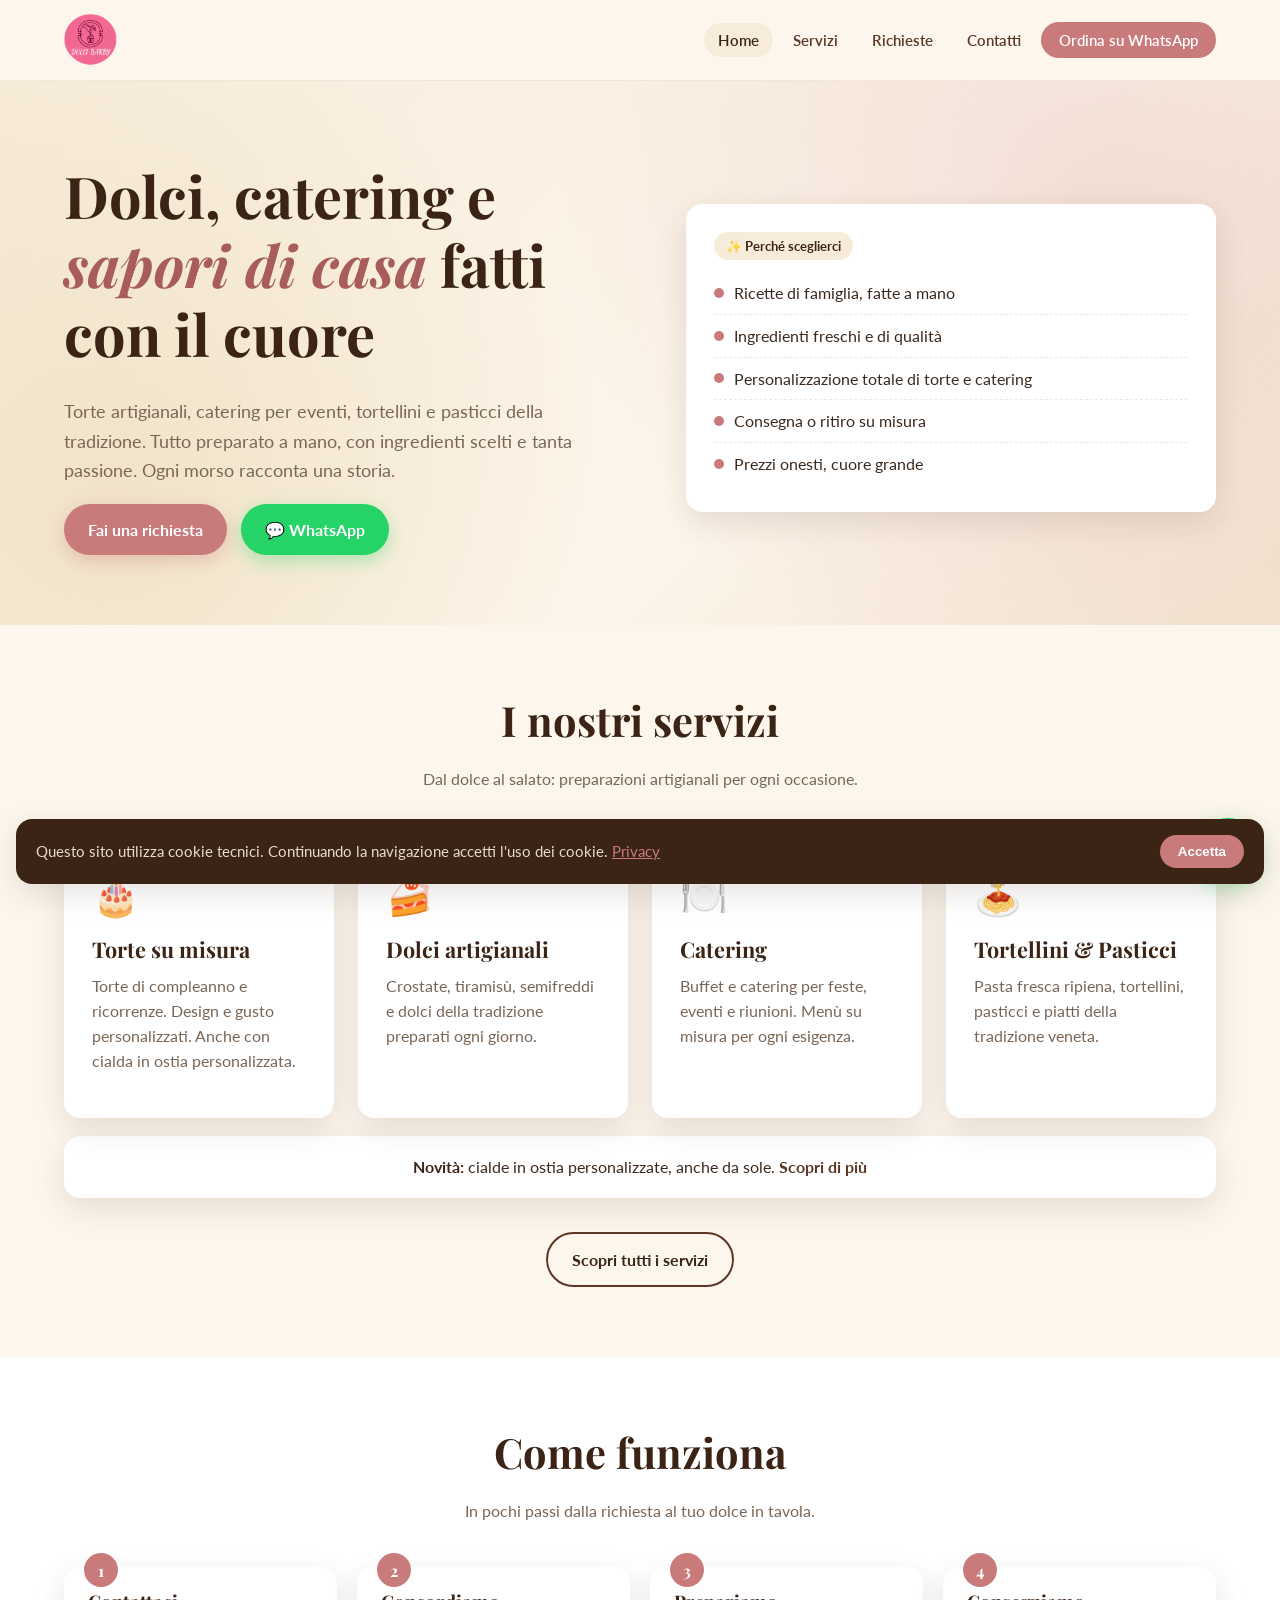
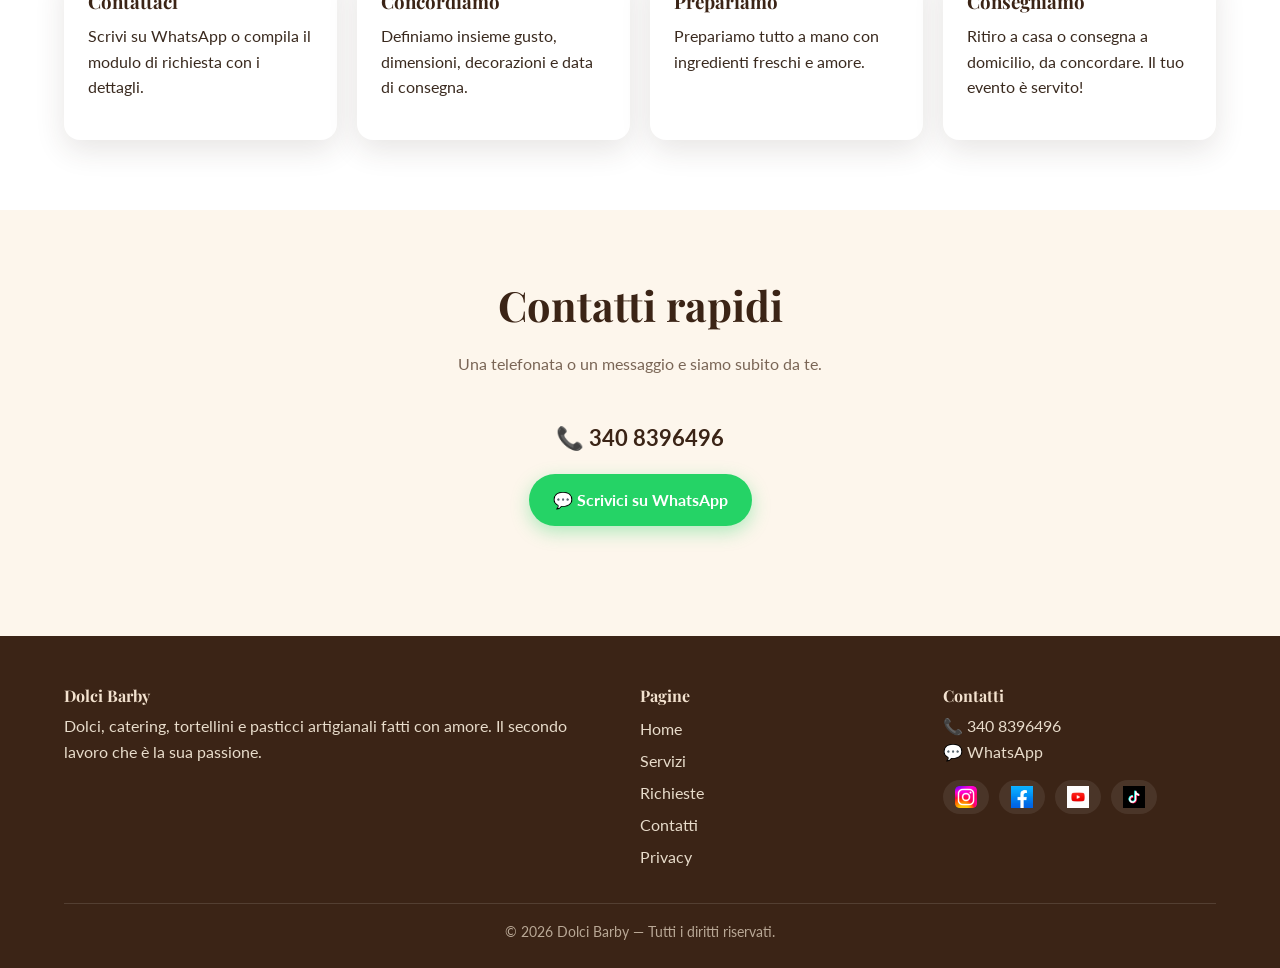
<file: index.html>
<!DOCTYPE html>
<html lang="it">
<head>
  <meta charset="UTF-8">
  <meta name="viewport" content="width=device-width, initial-scale=1.0">
  <title>Dolci Barby | Tortellini, Pasticci e Dolci Artigianali</title>
  <meta name="description" content="Dolci Barby - Dolci artigianali, catering, tortellini e pasticci fatti con amore. Contatta per richieste personalizzate di torte e catering.">
  <link rel="preconnect" href="https://fonts.googleapis.com">
  <link rel="preconnect" href="https://fonts.gstatic.com" crossorigin>
  <link href="https://fonts.googleapis.com/css2?family=Playfair+Display:ital,wght@0,500;0,700;1,500&family=Lato:wght@300;400;700&display=swap" rel="stylesheet">
  <link rel="stylesheet" href="style.css">
</head>
<body>

  <header class="site-header">
    <div class="container nav">
      <a href="index.html" class="logo">
        <img src="LogoBarby.png" alt="Logo Barby">
      </a>
      <button class="burger" aria-label="Menu">☰</button>
      <ul class="nav-links">
        <li><a href="index.html">Home</a></li>
        <li><a href="servizi.html">Servizi</a></li>
        <li><a href="richieste.html">Richieste</a></li>
        <li><a href="contatti.html">Contatti</a></li>
        <li><a href="richieste.html" class="nav-cta">Ordina su WhatsApp</a></li>
      </ul>
    </div>
  </header>

  <main>
    <section class="hero">
      <div class="container hero-inner">
        <div>
          <h1>Dolci, catering e <span>sapori di casa</span> fatti con il cuore</h1>
          <p>Torte artigianali, catering per eventi, tortellini e pasticci della tradizione. Tutto preparato a mano, con ingredienti scelti e tanta passione. Ogni morso racconta una storia.</p>
          <div class="hero-actions">
            <a href="richieste.html" class="btn btn-primary">Fai una richiesta</a>
            <a href="https://wa.me/393408396496" target="_blank" rel="noopener" class="btn btn-wa">💬 WhatsApp</a>
          </div>
        </div>
        <div class="hero-card">
          <span class="badge">✨ Perché sceglierci</span>
          <ul>
            <li><span class="dot"></span>Ricette di famiglia, fatte a mano</li>
            <li><span class="dot"></span>Ingredienti freschi e di qualità</li>
            <li><span class="dot"></span>Personalizzazione totale di torte e catering</li>
            <li><span class="dot"></span>Consegna o ritiro su misura</li>
            <li><span class="dot"></span>Prezzi onesti, cuore grande</li>
          </ul>
        </div>
      </div>
    </section>

    <section class="section">
      <div class="container">
        <div class="section-title">
          <h2>I nostri servizi</h2>
          <p>Dal dolce al salato: preparazioni artigianali per ogni occasione.</p>
        </div>
        <div class="grid grid-4">
          <div class="card">
            <div class="icon">🎂</div>
            <h3>Torte su misura</h3>
            <p>Torte di compleanno e ricorrenze. Design e gusto personalizzati. Anche con cialda in ostia personalizzata.</p>
          </div>
          <div class="card">
            <div class="icon">🍰</div>
            <h3>Dolci artigianali</h3>
            <p>Crostate, tiramisù, semifreddi e dolci della tradizione preparati ogni giorno.</p>
          </div>
          <div class="card">
            <div class="icon">🍽️</div>
            <h3>Catering</h3>
            <p>Buffet e catering per feste, eventi e riunioni. Menù su misura per ogni esigenza.</p>
          </div>
          <div class="card">
            <div class="icon">🍝</div>
            <h3>Tortellini & Pasticci</h3>
            <p>Pasta fresca ripiena, tortellini, pasticci e piatti della tradizione veneta.</p>
          </div>
        </div>
        <div style="text-align:center; margin-top:18px; background:var(--white); border-radius:var(--radius); padding:18px 24px; box-shadow:var(--shadow);">
          <strong style="color:var(--brown-dark);">Novità:</strong> cialde in ostia personalizzate, anche da sole. <a href="servizi.html" style="font-weight:700;">Scopri di più</a>
        </div>
        <div style="text-align:center; margin-top:34px;">
          <a href="servizi.html" class="btn btn-outline">Scopri tutti i servizi</a>
        </div>
      </div>
    </section>

    <section class="section alt">
      <div class="container">
        <div class="section-title">
          <h2>Come funziona</h2>
          <p>In pochi passi dalla richiesta al tuo dolce in tavola.</p>
        </div>
        <div class="steps">
          <div class="step">
            <h3>Contattaci</h3>
            <p>Scrivi su WhatsApp o compila il modulo di richiesta con i dettagli.</p>
          </div>
          <div class="step">
            <h3>Concordiamo</h3>
            <p>Definiamo insieme gusto, dimensioni, decorazioni e data di consegna.</p>
          </div>
          <div class="step">
            <h3>Prepariamo</h3>
            <p>Prepariamo tutto a mano con ingredienti freschi e amore.</p>
          </div>
          <div class="step">
            <h3>Consegniamo</h3>
            <p>Ritiro a casa o consegna a domicilio, da concordare. Il tuo evento è servito!</p>
          </div>
        </div>
      </div>
    </section>

    <section class="section">
      <div class="container">
        <div class="section-title">
          <h2>Contatti rapidi</h2>
          <p>Una telefonata o un messaggio e siamo subito da te.</p>
        </div>
        <div style="text-align:center;">
          <p style="font-size:1.4rem; font-weight:700; color:var(--brown-dark); margin-bottom:18px;">📞 340 8396496</p>
          <a href="https://wa.me/393408396496" target="_blank" rel="noopener" class="btn btn-wa">💬 Scrivici su WhatsApp</a>
        </div>
      </div>
    </section>
  </main>

  <footer class="site-footer">
    <div class="container">
      <div class="footer-grid">
        <div>
          <h4>Dolci Barby</h4>
          <p>Dolci, catering, tortellini e pasticci artigianali fatti con amore. Il secondo lavoro che è la sua passione.</p>
        </div>
        <div>
          <h4>Pagine</h4>
          <ul style="list-style:none;padding:0;margin:0;line-height:2;">
            <li><a href="index.html">Home</a></li>
            <li><a href="servizi.html">Servizi</a></li>
            <li><a href="richieste.html">Richieste</a></li>
            <li><a href="contatti.html">Contatti</a></li>
            <li><a href="privacy.html">Privacy</a></li>
          </ul>
        </div>
        <div>
          <h4>Contatti</h4>
          <p>📞 <a href="tel:+393408396496">340 8396496</a><br>
          💬 <a href="https://wa.me/393408396496" target="_blank" rel="noopener">WhatsApp</a></p>
          <div class="social-links">
            <a href="#" aria-label="Instagram"><img src="Instagram.png" alt="Instagram"></a>
            <a href="#" aria-label="Facebook"><img src="Facebook.png" alt="Facebook"></a>
            <a href="#" aria-label="YouTube"><img src="Youtube.png" alt="YouTube"></a>
            <a href="#" aria-label="TikTok"><img src="Tiktok.png" alt="TikTok"></a>
          </div>
        </div>
      </div>
      <div class="footer-bottom">© <span id="year"></span> Dolci Barby — Tutti i diritti riservati.</div>
    </div>
  </footer>

  <a href="https://wa.me/393408396496" target="_blank" rel="noopener" class="fab-wa" aria-label="WhatsApp">💬</a>

  <script src="main.js"></script>
  <script>document.getElementById("year").textContent = new Date().getFullYear();</script>
</body>
</html>
</file>
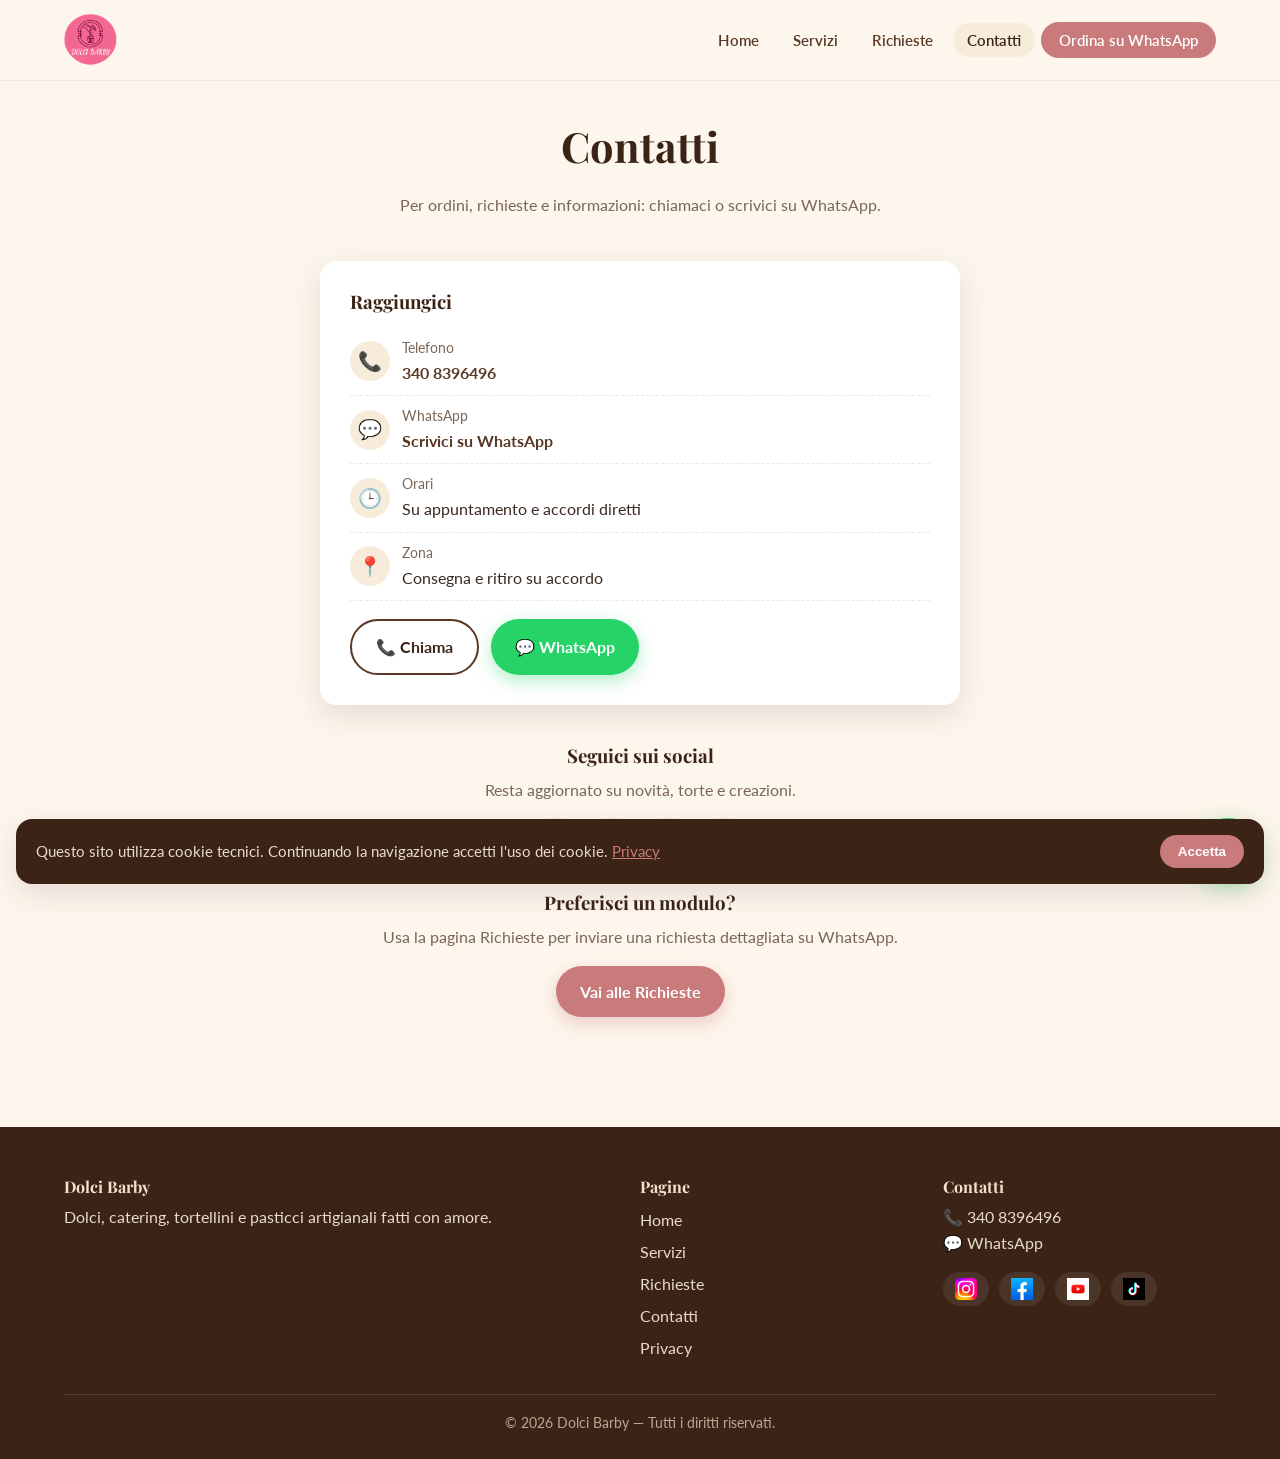
<file: contatti.html>
<!DOCTYPE html>
<html lang="it">
<head>
  <meta charset="UTF-8">
  <meta name="viewport" content="width=device-width, initial-scale=1.0">
  <title>Contatti | Dolci Barby</title>
  <meta name="description" content="Dolci Barby - Contatta per dolci, catering, tortellini e pasticci artigianali. Telefono e WhatsApp.">
  <link rel="preconnect" href="https://fonts.googleapis.com">
  <link rel="preconnect" href="https://fonts.gstatic.com" crossorigin>
  <link href="https://fonts.googleapis.com/css2?family=Playfair+Display:ital,wght@0,500;0,700;1,500&family=Lato:wght@300;400;700&display=swap" rel="stylesheet">
  <link rel="stylesheet" href="style.css">
</head>
<body>

  <header class="site-header">
    <div class="container nav">
      <a href="index.html" class="logo">
        <img src="LogoBarby.png" alt="Logo Barby">
      </a>
      <button class="burger" aria-label="Menu">☰</button>
      <ul class="nav-links">
        <li><a href="index.html">Home</a></li>
        <li><a href="servizi.html">Servizi</a></li>
        <li><a href="richieste.html">Richieste</a></li>
        <li><a href="contatti.html">Contatti</a></li>
        <li><a href="richieste.html" class="nav-cta">Ordina su WhatsApp</a></li>
      </ul>
    </div>
  </header>

  <main>
    <section class="section" style="padding-top:40px;">
      <div class="container">
        <div class="section-title">
          <h2>Contatti</h2>
          <p>Per ordini, richieste e informazioni: chiamaci o scrivici su WhatsApp.</p>
        </div>

        <div style="max-width:640px; margin:0 auto;">
          <div class="contact-box">
            <h3>Raggiungici</h3>
            <div class="contact-item">
              <div class="ic">📞</div>
              <div>
                <div style="font-size:.85rem;color:var(--muted);">Telefono</div>
                <a href="tel:+393408396496">340 8396496</a>
              </div>
            </div>
            <div class="contact-item">
              <div class="ic">💬</div>
              <div>
                <div style="font-size:.85rem;color:var(--muted);">WhatsApp</div>
                <a href="https://wa.me/393408396496" target="_blank" rel="noopener">Scrivici su WhatsApp</a>
              </div>
            </div>
            <div class="contact-item">
              <div class="ic">🕒</div>
              <div>
                <div style="font-size:.85rem;color:var(--muted);">Orari</div>
                <span>Su appuntamento e accordi diretti</span>
              </div>
            </div>
            <div class="contact-item">
              <div class="ic">📍</div>
              <div>
                <div style="font-size:.85rem;color:var(--muted);">Zona</div>
                <span>Consegna e ritiro su accordo</span>
              </div>
            </div>
            <div style="margin-top:18px; display:flex; gap:12px; flex-wrap:wrap;">
              <a href="tel:+393408396496" class="btn btn-outline">📞 Chiama</a>
              <a href="https://wa.me/393408396496" target="_blank" rel="noopener" class="btn btn-wa">💬 WhatsApp</a>
            </div>
          </div>
        </div>
        </div>

        <div style="text-align:center; margin-top:40px;">
          <h3 style="font-family:'Playfair Display',serif;">Seguici sui social</h3>
          <p style="color:var(--muted);">Resta aggiornato su novità, torte e creazioni.</p>
          <div class="social-links" style="justify-content:center;">
            <a href="#" aria-label="Instagram" style="background:var(--cream-2); color:var(--brown-dark);"><img src="Instagram.png" alt="Instagram"></a>
            <a href="#" aria-label="Facebook" style="background:var(--cream-2); color:var(--brown-dark);"><img src="Facebook.png" alt="Facebook"></a>
            <a href="#" aria-label="YouTube" style="background:var(--cream-2); color:var(--brown-dark);"><img src="Youtube.png" alt="YouTube"></a>
            <a href="#" aria-label="TikTok" style="background:var(--cream-2); color:var(--brown-dark);"><img src="Tiktok.png" alt="TikTok"></a>
          </div>
        </div>

        <div style="text-align:center; margin-top:40px;">
          <h3 style="font-family:'Playfair Display',serif;">Preferisci un modulo?</h3>
          <p style="color:var(--muted);">Usa la pagina Richieste per inviare una richiesta dettagliata su WhatsApp.</p>
          <a href="richieste.html" class="btn btn-primary">Vai alle Richieste</a>
        </div>
      </div>
    </section>
  </main>

  <footer class="site-footer">
    <div class="container">
      <div class="footer-grid">
        <div>
          <h4>Dolci Barby</h4>
          <p>Dolci, catering, tortellini e pasticci artigianali fatti con amore.</p>
        </div>
        <div>
          <h4>Pagine</h4>
          <ul style="list-style:none;padding:0;margin:0;line-height:2;">
            <li><a href="index.html">Home</a></li>
            <li><a href="servizi.html">Servizi</a></li>
            <li><a href="richieste.html">Richieste</a></li>
            <li><a href="contatti.html">Contatti</a></li>
            <li><a href="privacy.html">Privacy</a></li>
          </ul>
        </div>
        <div>
          <h4>Contatti</h4>
          <p>📞 <a href="tel:+393408396496">340 8396496</a><br>💬 <a href="https://wa.me/393408396496" target="_blank" rel="noopener">WhatsApp</a></p>
          <div class="social-links">
            <a href="#" aria-label="Instagram"><img src="Instagram.png" alt="Instagram"></a>
            <a href="#" aria-label="Facebook"><img src="Facebook.png" alt="Facebook"></a>
            <a href="#" aria-label="YouTube"><img src="Youtube.png" alt="YouTube"></a>
            <a href="#" aria-label="TikTok"><img src="Tiktok.png" alt="TikTok"></a>
          </div>
        </div>
      </div>
      <div class="footer-bottom">© <span id="year"></span> Dolci Barby — Tutti i diritti riservati.</div>
    </div>
  </footer>

  <a href="https://wa.me/393408396496" target="_blank" rel="noopener" class="fab-wa" aria-label="WhatsApp">💬</a>

  <script src="main.js"></script>
  <script>document.getElementById("year").textContent = new Date().getFullYear();</script>
</body>
</html>
</file>
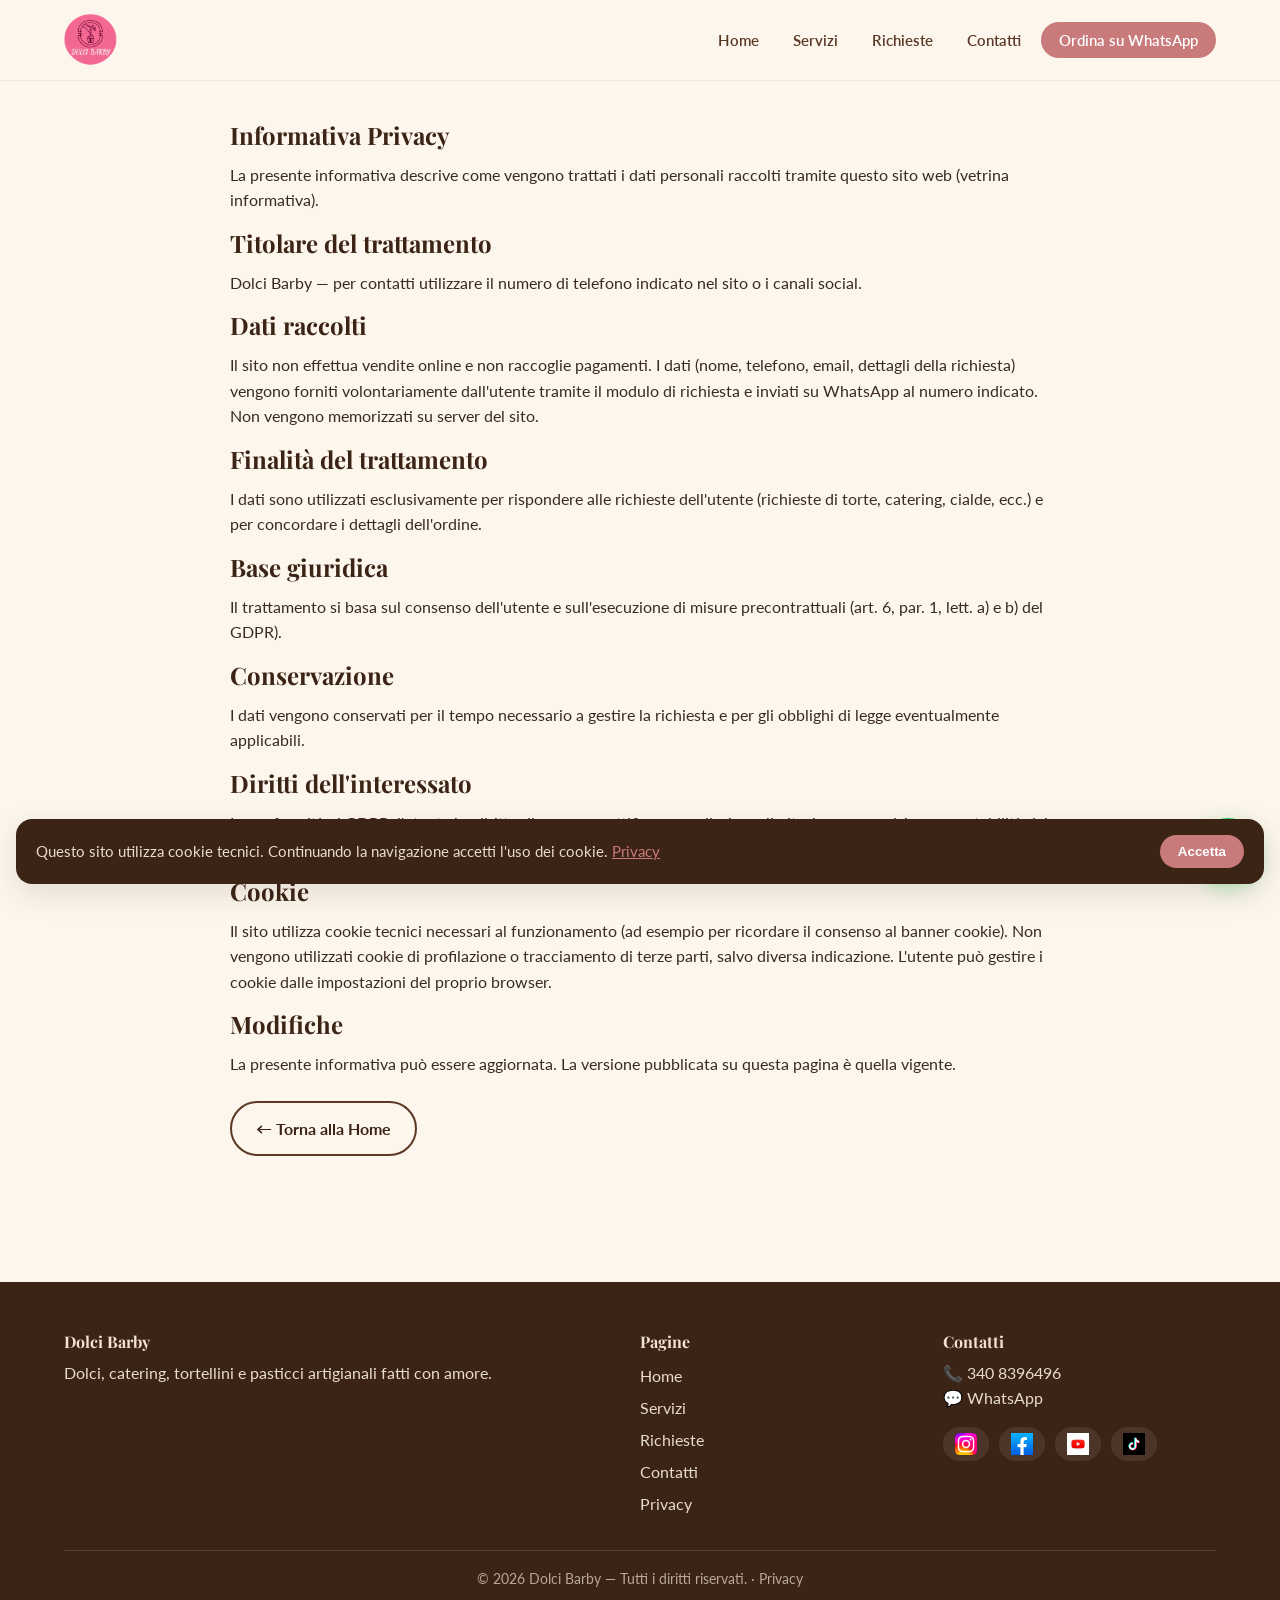
<file: privacy.html>
<!DOCTYPE html>
<html lang="it">
<head>
  <meta charset="UTF-8">
  <meta name="viewport" content="width=device-width, initial-scale=1.0">
  <title>Privacy Policy | Dolci Barby</title>
  <meta name="description" content="Dolci Barby - Informativa privacy e cookie.">
  <link rel="preconnect" href="https://fonts.googleapis.com">
  <link rel="preconnect" href="https://fonts.gstatic.com" crossorigin>
  <link href="https://fonts.googleapis.com/css2?family=Playfair+Display:ital,wght@0,500;0,700;1,500&family=Lato:wght@300;400;700&display=swap" rel="stylesheet">
  <link rel="stylesheet" href="style.css">
</head>
<body>

  <header class="site-header">
    <div class="container nav">
      <a href="index.html" class="logo">
        <img src="LogoBarby.png" alt="Logo Barby">
      </a>
      <button class="burger" aria-label="Menu">☰</button>
      <ul class="nav-links">
        <li><a href="index.html">Home</a></li>
        <li><a href="servizi.html">Servizi</a></li>
        <li><a href="richieste.html">Richieste</a></li>
        <li><a href="contatti.html">Contatti</a></li>
        <li><a href="richieste.html" class="nav-cta">Ordina su WhatsApp</a></li>
      </ul>
    </div>
  </header>

  <main>
    <section class="section" style="padding-top:40px;">
      <div class="container" style="max-width:820px;">
        <h1 style="font-family:'Playfair Display',serif;">Informativa Privacy</h1>
        <p>La presente informativa descrive come vengono trattati i dati personali raccolti tramite questo sito web (vetrina informativa).</p>

        <h2>Titolare del trattamento</h2>
        <p>Dolci Barby — per contatti utilizzare il numero di telefono indicato nel sito o i canali social.</p>

        <h2>Dati raccolti</h2>
        <p>Il sito non effettua vendite online e non raccoglie pagamenti. I dati (nome, telefono, email, dettagli della richiesta) vengono forniti volontariamente dall'utente tramite il modulo di richiesta e inviati su WhatsApp al numero indicato. Non vengono memorizzati su server del sito.</p>

        <h2>Finalità del trattamento</h2>
        <p>I dati sono utilizzati esclusivamente per rispondere alle richieste dell'utente (richieste di torte, catering, cialde, ecc.) e per concordare i dettagli dell'ordine.</p>

        <h2>Base giuridica</h2>
        <p>Il trattamento si basa sul consenso dell'utente e sull'esecuzione di misure precontrattuali (art. 6, par. 1, lett. a) e b) del GDPR).</p>

        <h2>Conservazione</h2>
        <p>I dati vengono conservati per il tempo necessario a gestire la richiesta e per gli obblighi di legge eventualmente applicabili.</p>

        <h2>Diritti dell'interessato</h2>
        <p>In conformità al GDPR, l'utente ha diritto di accesso, rettifica, cancellazione, limitazione, opposizione e portabilità dei dati. Per esercitare i diritti, contattare il titolare tramite i canali indicati.</p>

        <h2>Cookie</h2>
        <p>Il sito utilizza cookie tecnici necessari al funzionamento (ad esempio per ricordare il consenso al banner cookie). Non vengono utilizzati cookie di profilazione o tracciamento di terze parti, salvo diversa indicazione. L'utente può gestire i cookie dalle impostazioni del proprio browser.</p>

        <h2>Modifiche</h2>
        <p>La presente informativa può essere aggiornata. La versione pubblicata su questa pagina è quella vigente.</p>

        <p style="margin-top:24px;"><a href="index.html" class="btn btn-outline">← Torna alla Home</a></p>
      </div>
    </section>
  </main>

  <footer class="site-footer">
    <div class="container">
      <div class="footer-grid">
        <div>
          <h4>Dolci Barby</h4>
          <p>Dolci, catering, tortellini e pasticci artigianali fatti con amore.</p>
        </div>
        <div>
          <h4>Pagine</h4>
          <ul style="list-style:none;padding:0;margin:0;line-height:2;">
            <li><a href="index.html">Home</a></li>
            <li><a href="servizi.html">Servizi</a></li>
            <li><a href="richieste.html">Richieste</a></li>
            <li><a href="contatti.html">Contatti</a></li>
            <li><a href="privacy.html">Privacy</a></li>
          </ul>
        </div>
        <div>
          <h4>Contatti</h4>
          <p>📞 <a href="tel:+393408396496">340 8396496</a><br>💬 <a href="https://wa.me/393408396496" target="_blank" rel="noopener">WhatsApp</a></p>
          <div class="social-links">
            <a href="#" aria-label="Instagram"><img src="Instagram.png" alt="Instagram"></a>
            <a href="#" aria-label="Facebook"><img src="Facebook.png" alt="Facebook"></a>
            <a href="#" aria-label="YouTube"><img src="Youtube.png" alt="YouTube"></a>
            <a href="#" aria-label="TikTok"><img src="Tiktok.png" alt="TikTok"></a>
          </div>
        </div>
      </div>
      <div class="footer-bottom">© <span id="year"></span> Dolci Barby — Tutti i diritti riservati. · <a href="privacy.html" style="color:#b9a896;">Privacy</a></div>
    </div>
  </footer>

  <a href="https://wa.me/393408396496" target="_blank" rel="noopener" class="fab-wa" aria-label="WhatsApp">💬</a>

  <script src="main.js"></script>
  <script>document.getElementById("year").textContent = new Date().getFullYear();</script>
</body>
</html>
</file>
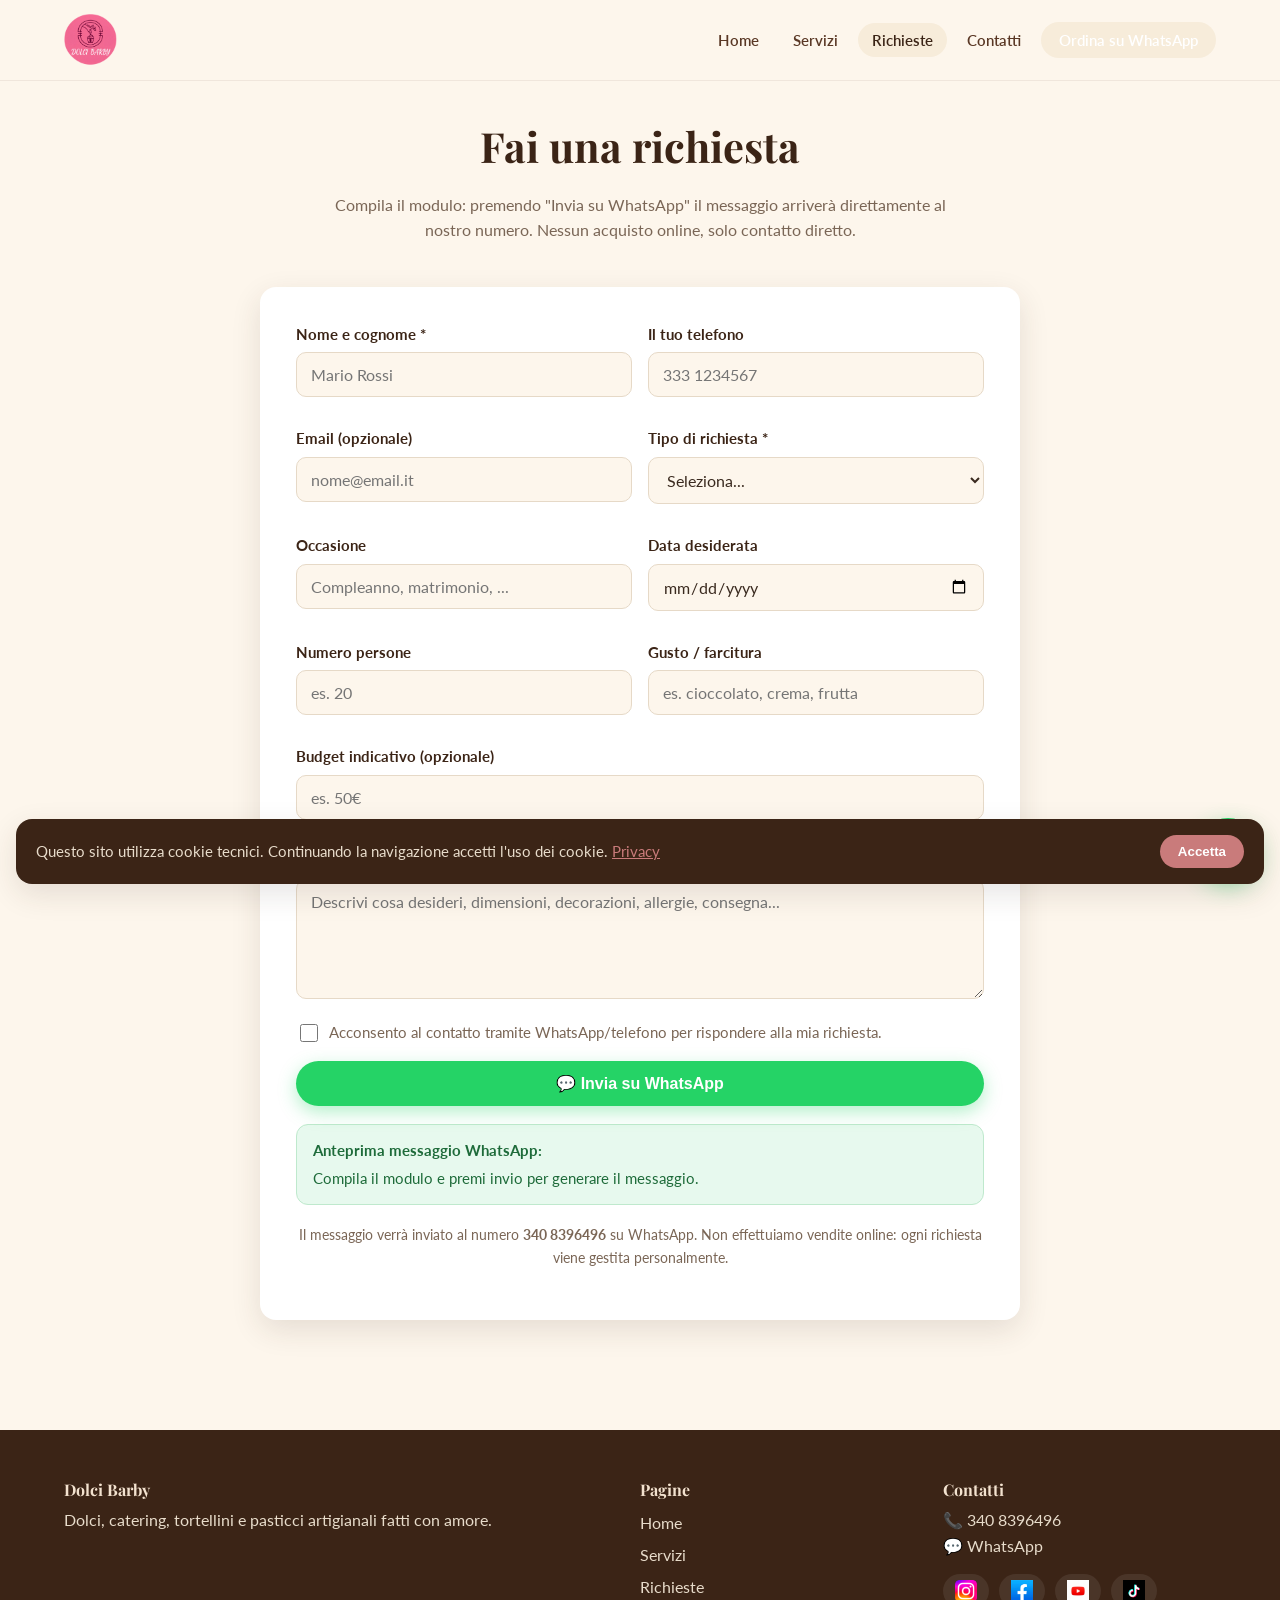
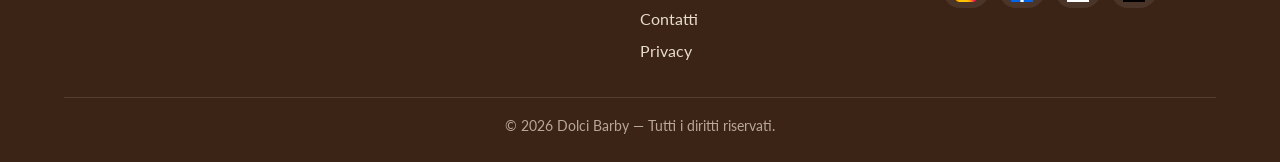
<file: richieste.html>
<!DOCTYPE html>
<html lang="it">
<head>
  <meta charset="UTF-8">
  <meta name="viewport" content="width=device-width, initial-scale=1.0">
  <title>Richieste | Dolci Barby</title>
  <meta name="description" content="Dolci Barby - Fai una richiesta di torta, catering o altro. Il messaggio arriva su WhatsApp.">
  <link rel="preconnect" href="https://fonts.googleapis.com">
  <link rel="preconnect" href="https://fonts.gstatic.com" crossorigin>
  <link href="https://fonts.googleapis.com/css2?family=Playfair+Display:ital,wght@0,500;0,700;1,500&family=Lato:wght@300;400;700&display=swap" rel="stylesheet">
  <link rel="stylesheet" href="style.css">
</head>
<body>

  <header class="site-header">
    <div class="container nav">
      <a href="index.html" class="logo">
        <img src="LogoBarby.png" alt="Logo Barby">
      </a>
      <button class="burger" aria-label="Menu">☰</button>
      <ul class="nav-links">
        <li><a href="index.html">Home</a></li>
        <li><a href="servizi.html">Servizi</a></li>
        <li><a href="richieste.html">Richieste</a></li>
        <li><a href="contatti.html">Contatti</a></li>
        <li><a href="richieste.html" class="nav-cta">Ordina su WhatsApp</a></li>
      </ul>
    </div>
  </header>

  <main>
    <section class="section" style="padding-top:40px;">
      <div class="container">
        <div class="section-title">
          <h2>Fai una richiesta</h2>
          <p>Compila il modulo: premendo "Invia su WhatsApp" il messaggio arriverà direttamente al nostro numero. Nessun acquisto online, solo contatto diretto.</p>
        </div>

        <div class="form-wrap">
          <form id="request-form" novalidate>
            <div class="form-grid">
              <div class="field">
                <label for="nome">Nome e cognome *</label>
                <input type="text" id="nome" name="nome" required placeholder="Mario Rossi">
              </div>
              <div class="field">
                <label for="telefono">Il tuo telefono</label>
                <input type="tel" id="telefono" name="telefono" placeholder="333 1234567">
              </div>
              <div class="field">
                <label for="email">Email (opzionale)</label>
                <input type="email" id="email" name="email" placeholder="nome@email.it">
              </div>
              <div class="field">
                <label for="tipo">Tipo di richiesta *</label>
                <select id="tipo" name="tipo" required>
                  <option value="">Seleziona...</option>
                  <option value="Torta su misura">Torta su misura</option>
                  <option value="Dolci artigianali">Dolci artigianali</option>
                  <option value="Catering / buffet">Catering / buffet</option>
                  <option value="Tortellini / pasta fresca">Tortellini / pasta fresca</option>
                  <option value="Pasticcio / lasagne">Pasticcio / lasagne</option>
                  <option value="Cialda in ostia personalizzata">Cialda in ostia personalizzata</option>
                  <option value="Altro">Altro</option>
                </select>
              </div>
              <div class="field">
                <label for="occasione">Occasione</label>
                <input type="text" id="occasione" name="occasione" placeholder="Compleanno, matrimonio, ...">
              </div>
              <div class="field">
                <label for="data">Data desiderata</label>
                <input type="date" id="data" name="data">
              </div>
              <div class="field">
                <label for="persone">Numero persone</label>
                <input type="text" id="persone" name="persone" placeholder="es. 20">
              </div>
              <div class="field">
                <label for="gusto">Gusto / farcitura</label>
                <input type="text" id="gusto" name="gusto" placeholder="es. cioccolato, crema, frutta">
              </div>
              <div class="field full">
                <label for="budget">Budget indicativo (opzionale)</label>
                <input type="text" id="budget" name="budget" placeholder="es. 50€">
              </div>
              <div class="field full">
                <label for="dettagli">Dettagli della richiesta</label>
                <textarea id="dettagli" name="dettagli" placeholder="Descrivi cosa desideri, dimensioni, decorazioni, allergie, consegna..."></textarea>
              </div>
            </div>

            <div class="field full" id="file-field" style="display:none;">
              <label for="foto">Foto per la cialda (qualsiasi formato)</label>
              <input type="file" id="foto" name="foto" accept="image/*,application/*">
              <small style="color:var(--muted); display:block; margin-top:4px;">Dopo l'invio su WhatsApp, allega la foto al messaggio.</small>
            </div>

            <div class="checkbox-row">
              <input type="checkbox" id="privacy" name="privacy" required>
              <label for="privacy">Acconsento al contatto tramite WhatsApp/telefono per rispondere alla mia richiesta.</label>
            </div>

            <button type="submit" class="btn btn-wa" style="width:100%; justify-content:center;">💬 Invia su WhatsApp</button>

            <div class="wa-preview">
              <strong>Anteprima messaggio WhatsApp:</strong>
              <span id="wa-preview-text">Compila il modulo e premi invio per generare il messaggio.</span>
            </div>
          </form>

          <p style="text-align:center; color:var(--muted); font-size:.9rem; margin-top:18px;">
            Il messaggio verrà inviato al numero <strong>340 8396496</strong> su WhatsApp. Non effettuiamo vendite online: ogni richiesta viene gestita personalmente.
          </p>
        </div>
      </div>
    </section>
  </main>

  <footer class="site-footer">
    <div class="container">
      <div class="footer-grid">
        <div>
          <h4>Dolci Barby</h4>
          <p>Dolci, catering, tortellini e pasticci artigianali fatti con amore.</p>
        </div>
        <div>
          <h4>Pagine</h4>
          <ul style="list-style:none;padding:0;margin:0;line-height:2;">
            <li><a href="index.html">Home</a></li>
            <li><a href="servizi.html">Servizi</a></li>
            <li><a href="richieste.html">Richieste</a></li>
            <li><a href="contatti.html">Contatti</a></li>
            <li><a href="privacy.html">Privacy</a></li>
          </ul>
        </div>
        <div>
          <h4>Contatti</h4>
          <p>📞 <a href="tel:+393408396496">340 8396496</a><br>💬 <a href="https://wa.me/393408396496" target="_blank" rel="noopener">WhatsApp</a></p>
          <div class="social-links">
            <a href="#" aria-label="Instagram"><img src="Instagram.png" alt="Instagram"></a>
            <a href="#" aria-label="Facebook"><img src="Facebook.png" alt="Facebook"></a>
            <a href="#" aria-label="YouTube"><img src="Youtube.png" alt="YouTube"></a>
            <a href="#" aria-label="TikTok"><img src="Tiktok.png" alt="TikTok"></a>
          </div>
        </div>
      </div>
      <div class="footer-bottom">© <span id="year"></span> Dolci Barby — Tutti i diritti riservati.</div>
    </div>
  </footer>

  <a href="https://wa.me/393408396496" target="_blank" rel="noopener" class="fab-wa" aria-label="WhatsApp">💬</a>

  <script src="main.js"></script>
  <script>document.getElementById("year").textContent = new Date().getFullYear();</script>
</body>
</html>
</file>
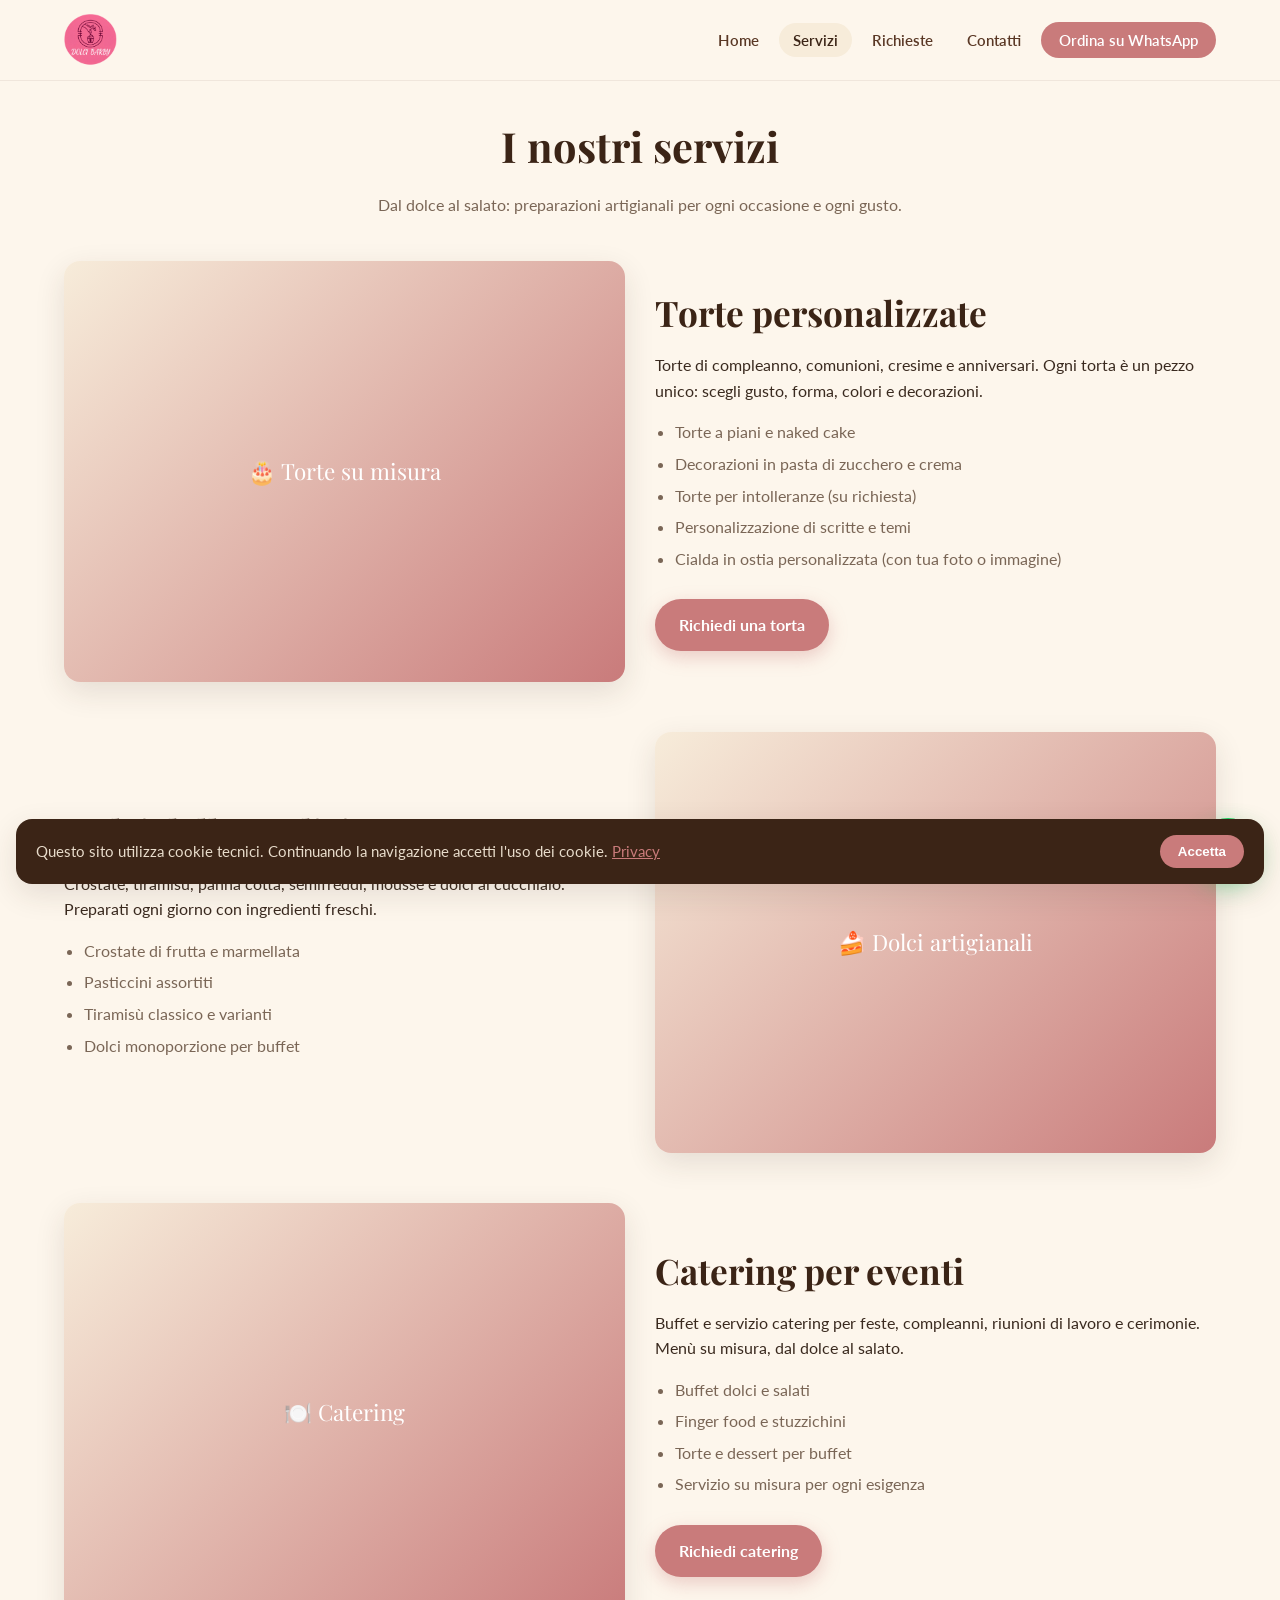
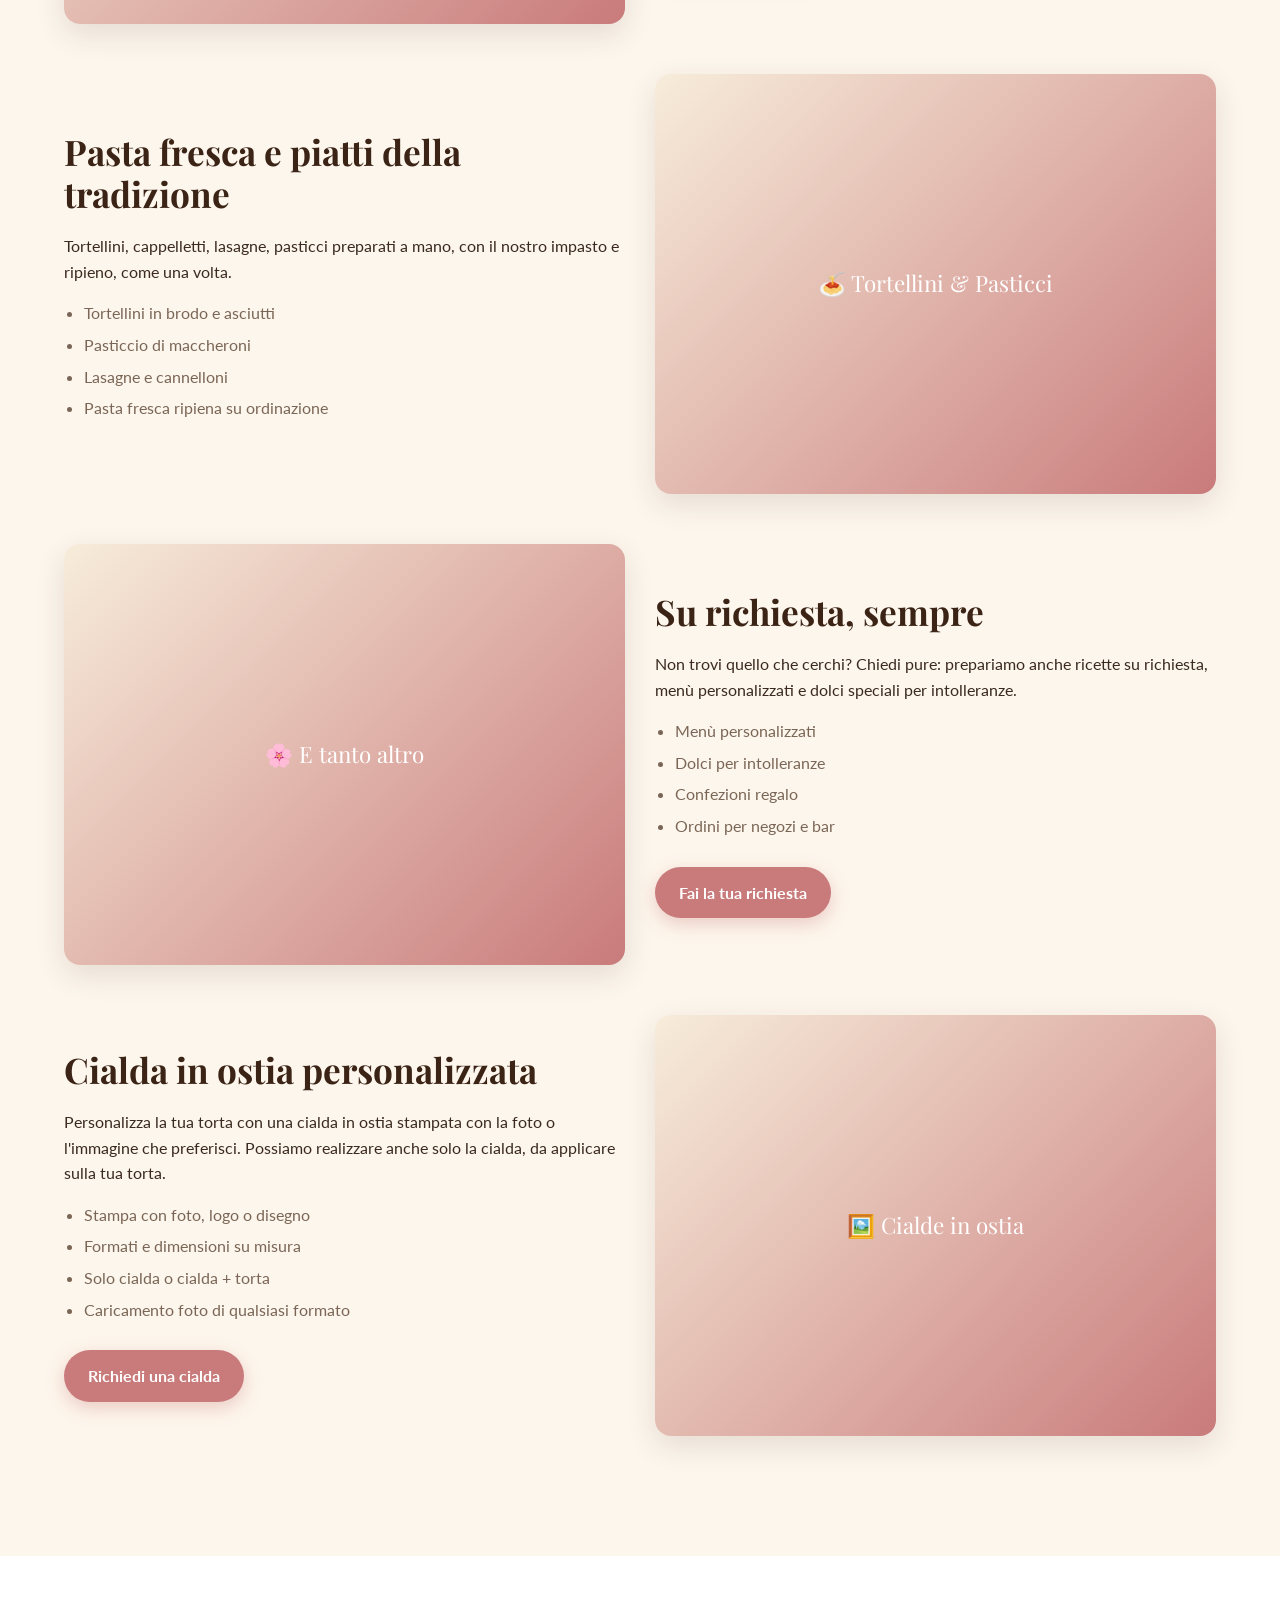
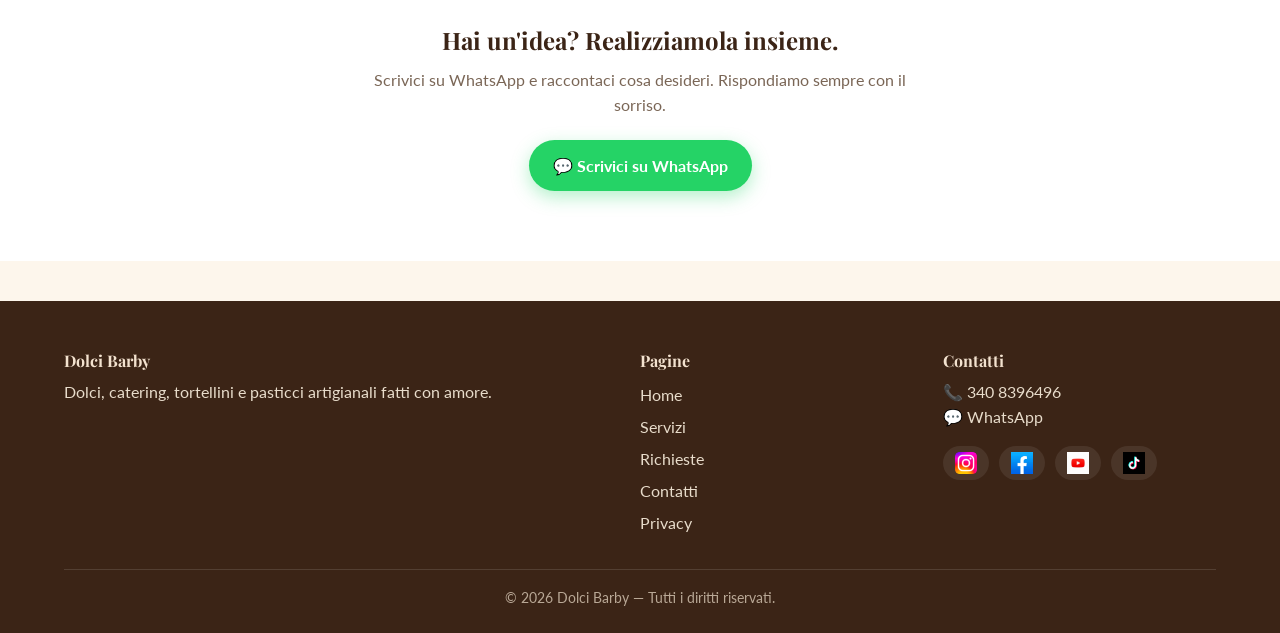
<file: servizi.html>
<!DOCTYPE html>
<html lang="it">
<head>
  <meta charset="UTF-8">
  <meta name="viewport" content="width=device-width, initial-scale=1.0">
  <title>Servizi | Dolci Barby</title>
  <meta name="description" content="Dolci Barby - Torte su misura, dolci artigianali, catering, tortellini e pasticci. Scopri tutti i servizi.">
  <link rel="preconnect" href="https://fonts.googleapis.com">
  <link rel="preconnect" href="https://fonts.gstatic.com" crossorigin>
  <link href="https://fonts.googleapis.com/css2?family=Playfair+Display:ital,wght@0,500;0,700;1,500&family=Lato:wght@300;400;700&display=swap" rel="stylesheet">
  <link rel="stylesheet" href="style.css">
</head>
<body>

  <header class="site-header">
    <div class="container nav">
      <a href="index.html" class="logo">
        <img src="LogoBarby.png" alt="Logo Barby">
      </a>
      <button class="burger" aria-label="Menu">☰</button>
      <ul class="nav-links">
        <li><a href="index.html">Home</a></li>
        <li><a href="servizi.html">Servizi</a></li>
        <li><a href="richieste.html">Richieste</a></li>
        <li><a href="contatti.html">Contatti</a></li>
        <li><a href="richieste.html" class="nav-cta">Ordina su WhatsApp</a></li>
      </ul>
    </div>
  </header>

  <main>
    <section class="section" style="padding-top:40px;">
      <div class="container">
        <div class="section-title">
          <h2>I nostri servizi</h2>
          <p>Dal dolce al salato: preparazioni artigianali per ogni occasione e ogni gusto.</p>
        </div>

        <div class="service-row">
          <div class="service-img">🎂 Torte su misura</div>
          <div class="service-text">
            <h2>Torte personalizzate</h2>
            <p>Torte di compleanno, comunioni, cresime e anniversari. Ogni torta è un pezzo unico: scegli gusto, forma, colori e decorazioni.</p>
            <ul>
              <li>Torte a piani e naked cake</li>
              <li>Decorazioni in pasta di zucchero e crema</li>
              <li>Torte per intolleranze (su richiesta)</li>
              <li>Personalizzazione di scritte e temi</li>
              <li>Cialda in ostia personalizzata (con tua foto o immagine)</li>
            </ul>
            <a href="richieste.html" class="btn btn-primary" style="margin-top:12px;">Richiedi una torta</a>
          </div>
        </div>

        <div class="service-row reverse">
          <div class="service-img">🍰 Dolci artigianali</div>
          <div class="service-text">
            <h2>Dolci della tradizione</h2>
            <p>Crostate, tiramisù, panna cotta, semifreddi, mousse e dolci al cucchiaio. Preparati ogni giorno con ingredienti freschi.</p>
            <ul>
              <li>Crostate di frutta e marmellata</li>
              <li>Pasticcini assortiti</li>
              <li>Tiramisù classico e varianti</li>
              <li>Dolci monoporzione per buffet</li>
            </ul>
          </div>
        </div>

        <div class="service-row">
          <div class="service-img">🍽️ Catering</div>
          <div class="service-text">
            <h2>Catering per eventi</h2>
            <p>Buffet e servizio catering per feste, compleanni, riunioni di lavoro e cerimonie. Menù su misura, dal dolce al salato.</p>
            <ul>
              <li>Buffet dolci e salati</li>
              <li>Finger food e stuzzichini</li>
              <li>Torte e dessert per buffet</li>
              <li>Servizio su misura per ogni esigenza</li>
            </ul>
            <a href="richieste.html" class="btn btn-primary" style="margin-top:12px;">Richiedi catering</a>
          </div>
        </div>

        <div class="service-row reverse">
          <div class="service-img">🍝 Tortellini & Pasticci</div>
          <div class="service-text">
            <h2>Pasta fresca e piatti della tradizione</h2>
            <p>Tortellini, cappelletti, lasagne, pasticci preparati a mano, con il nostro impasto e ripieno, come una volta.</p>
            <ul>
              <li>Tortellini in brodo e asciutti</li>
              <li>Pasticcio di maccheroni</li>
              <li>Lasagne e cannelloni</li>
              <li>Pasta fresca ripiena su ordinazione</li>
            </ul>
          </div>
        </div>

        <div class="service-row">
          <div class="service-img">🌸 E tanto altro</div>
          <div class="service-text">
            <h2>Su richiesta, sempre</h2>
            <p>Non trovi quello che cerchi? Chiedi pure: prepariamo anche ricette su richiesta, menù personalizzati e dolci speciali per intolleranze.</p>
            <ul>
              <li>Menù personalizzati</li>
              <li>Dolci per intolleranze</li>
              <li>Confezioni regalo</li>
              <li>Ordini per negozi e bar</li>
            </ul>
            <a href="richieste.html" class="btn btn-primary" style="margin-top:12px;">Fai la tua richiesta</a>
          </div>
        </div>

        <div class="service-row reverse">
          <div class="service-img">🖼️ Cialde in ostia</div>
          <div class="service-text">
            <h2>Cialda in ostia personalizzata</h2>
            <p>Personalizza la tua torta con una cialda in ostia stampata con la foto o l'immagine che preferisci. Possiamo realizzare anche solo la cialda, da applicare sulla tua torta.</p>
            <ul>
              <li>Stampa con foto, logo o disegno</li>
              <li>Formati e dimensioni su misura</li>
              <li>Solo cialda o cialda + torta</li>
              <li>Caricamento foto di qualsiasi formato</li>
            </ul>
            <a href="richieste.html" class="btn btn-primary" style="margin-top:12px;">Richiedi una cialda</a>
          </div>
        </div>
      </div>
    </section>

    <section class="section alt">
      <div class="container" style="text-align:center;">
        <h2 style="font-family:'Playfair Display',serif;">Hai un'idea? Realizziamola insieme.</h2>
        <p style="color:var(--muted); max-width:560px; margin:10px auto 22px;">Scrivici su WhatsApp e raccontaci cosa desideri. Rispondiamo sempre con il sorriso.</p>
        <a href="https://wa.me/393408396496" target="_blank" rel="noopener" class="btn btn-wa">💬 Scrivici su WhatsApp</a>
      </div>
    </section>
  </main>

  <footer class="site-footer">
    <div class="container">
      <div class="footer-grid">
        <div>
          <h4>Dolci Barby</h4>
          <p>Dolci, catering, tortellini e pasticci artigianali fatti con amore.</p>
        </div>
        <div>
          <h4>Pagine</h4>
          <ul style="list-style:none;padding:0;margin:0;line-height:2;">
            <li><a href="index.html">Home</a></li>
            <li><a href="servizi.html">Servizi</a></li>
            <li><a href="richieste.html">Richieste</a></li>
            <li><a href="contatti.html">Contatti</a></li>
            <li><a href="privacy.html">Privacy</a></li>
          </ul>
        </div>
        <div>
          <h4>Contatti</h4>
          <p>📞 <a href="tel:+393408396496">340 8396496</a><br>💬 <a href="https://wa.me/393408396496" target="_blank" rel="noopener">WhatsApp</a></p>
          <div class="social-links">
            <a href="#" aria-label="Instagram"><img src="Instagram.png" alt="Instagram"></a>
            <a href="#" aria-label="Facebook"><img src="Facebook.png" alt="Facebook"></a>
            <a href="#" aria-label="YouTube"><img src="Youtube.png" alt="YouTube"></a>
            <a href="#" aria-label="TikTok"><img src="Tiktok.png" alt="TikTok"></a>
          </div>
        </div>
      </div>
      <div class="footer-bottom">© <span id="year"></span> Dolci Barby — Tutti i diritti riservati.</div>
    </div>
  </footer>

  <a href="https://wa.me/393408396496" target="_blank" rel="noopener" class="fab-wa" aria-label="WhatsApp">💬</a>

  <script src="main.js"></script>
  <script>document.getElementById("year").textContent = new Date().getFullYear();</script>
</body>
</html>
</file>
<file: style.css>
/* ============================================================
   Dolci Barby - Dolci, Catering, Tortellini & Pasticci
   Stile: elegante, caldo, artigianale
   ============================================================ */

:root {
  --cream: #fdf6ec;
  --cream-2: #f7ecda;
  --brown: #5a3825;
  --brown-dark: #3b2416;
  --rose: #c97b7b;
  --rose-dark: #a85c5c;
  --gold: #c9a24b;
  --text: #3a2a1f;
  --muted: #7a6656;
  --white: #ffffff;
  --shadow: 0 10px 30px rgba(58, 42, 31, 0.12);
  --radius: 16px;
  --maxw: 1180px;
}

* { box-sizing: border-box; }
html { scroll-behavior: smooth; }
body {
  margin: 0;
  font-family: "Lato", "Segoe UI", system-ui, -apple-system, sans-serif;
  color: var(--text);
  background: var(--cream);
  line-height: 1.6;
  -webkit-font-smoothing: antialiased;
}
img { max-width: 100%; display: block; }
a { color: var(--brown); text-decoration: none; transition: color .2s; }
a:hover { color: var(--rose-dark); }
h1, h2, h3, h4 { font-family: "Playfair Display", Georgia, serif; color: var(--brown-dark); margin: 0 0 .5em; line-height: 1.2; }
p { margin: 0 0 1em; }

.container { width: 90%; max-width: var(--maxw); margin: 0 auto; }

/* ---------- Header / Nav ---------- */
.site-header {
  position: sticky; top: 0; z-index: 50;
  background: rgba(253, 246, 236, 0.92);
  backdrop-filter: blur(10px);
  border-bottom: 1px solid rgba(90,56,37,.08);
}
.nav {
  display: flex; align-items: center; justify-content: space-between;
  padding: 14px 0; gap: 16px;
}
.logo { display: flex; align-items: center; gap: 12px; }
.logo img { height: 52px; width: auto; border-radius: 8px; }
.logo-text { font-family: "Playfair Display", serif; font-size: 1.35rem; font-weight: 700; color: var(--brown-dark); line-height: 1.1; }
.logo-text small { display: block; font-family: "Lato", sans-serif; font-size: .72rem; font-weight: 400; color: var(--muted); letter-spacing: .08em; text-transform: uppercase; }

.nav-links { display: flex; gap: 6px; list-style: none; margin: 0; padding: 0; align-items: center; }
.nav-links a { padding: 8px 14px; border-radius: 999px; font-weight: 600; font-size: .95rem; }
.nav-links a:hover, .nav-links a.active { background: var(--cream-2); color: var(--brown-dark); }
.nav-cta { background: var(--rose); color: var(--white) !important; padding: 9px 18px !important; }
.nav-cta:hover { background: var(--rose-dark) !important; }

.burger { display: none; background: none; border: 0; font-size: 1.6rem; color: var(--brown-dark); cursor: pointer; }

/* ---------- Hero ---------- */
.hero {
  position: relative;
  padding: 80px 0 70px;
  background: linear-gradient(135deg, var(--cream-2) 0%, var(--cream) 60%, #f3e2cf 100%);
  overflow: hidden;
}
.hero::before {
  content: ""; position: absolute; inset: 0;
  background: radial-gradient(circle at 85% 20%, rgba(201,123,123,.18), transparent 45%),
              radial-gradient(circle at 10% 80%, rgba(201,162,75,.18), transparent 40%);
  pointer-events: none;
}
.hero-inner { position: relative; display: grid; grid-template-columns: 1.1fr 1fr; gap: 40px; align-items: center; }
.hero h1 { font-size: clamp(2.2rem, 5vw, 3.6rem); }
.hero h1 span { color: var(--rose-dark); font-style: italic; }
.hero p { font-size: 1.15rem; color: var(--muted); max-width: 520px; }
.hero-actions { display: flex; gap: 14px; flex-wrap: wrap; margin-top: 10px; }
.btn {
  display: inline-flex; align-items: center; gap: 8px;
  padding: 13px 24px; border-radius: 999px; font-weight: 700; font-size: 1rem;
  border: 0; cursor: pointer; transition: transform .15s, box-shadow .15s, background .2s;
}
.btn-primary { background: var(--rose); color: var(--white); box-shadow: 0 6px 18px rgba(201,123,123,.35); }
.btn-primary:hover { background: var(--rose-dark); transform: translateY(-2px); }
.btn-outline { background: transparent; color: var(--brown-dark); border: 2px solid var(--brown); }
.btn-outline:hover { background: var(--brown); color: var(--white); transform: translateY(-2px); }
.btn-wa { background: #25D366; color: var(--white); box-shadow: 0 6px 18px rgba(37,211,102,.35); }
.btn-wa:hover { background: #1ebe5b; transform: translateY(-2px); }

.hero-card {
  background: var(--white); border-radius: var(--radius); padding: 28px;
  box-shadow: var(--shadow); position: relative;
}
.hero-card .badge { display: inline-block; background: var(--cream-2); color: var(--brown-dark); padding: 4px 12px; border-radius: 999px; font-size: .8rem; font-weight: 700; margin-bottom: 12px; }
.hero-card ul { list-style: none; padding: 0; margin: 0; }
.hero-card li { display: flex; align-items: center; gap: 10px; padding: 8px 0; border-bottom: 1px dashed rgba(90,56,37,.12); }
.hero-card li:last-child { border: 0; }
.hero-card .dot { width: 10px; height: 10px; border-radius: 50%; background: var(--rose); }

/* ---------- Sections ---------- */
.section { padding: 70px 0; }
.section.alt { background: var(--white); }
.section-title { text-align: center; margin-bottom: 44px; }
.section-title h2 { font-size: clamp(1.8rem, 4vw, 2.6rem); }
.section-title p { color: var(--muted); max-width: 620px; margin: 8px auto 0; }

.grid { display: grid; gap: 24px; }
.grid-3 { grid-template-columns: repeat(3, 1fr); }
.grid-4 { grid-template-columns: repeat(4, 1fr); }
.grid-2 { grid-template-columns: repeat(2, 1fr); }

.card {
  background: var(--white); border-radius: var(--radius); padding: 28px;
  box-shadow: var(--shadow); transition: transform .2s, box-shadow .2s;
}
.card:hover { transform: translateY(-4px); box-shadow: 0 16px 36px rgba(58,42,31,.16); }
.card .icon { font-size: 2.4rem; margin-bottom: 12px; }
.card h3 { font-size: 1.35rem; }
.card p { color: var(--muted); font-size: .98rem; }

/* ---------- Services list ---------- */
.service-row { display: grid; grid-template-columns: 1fr 1fr; gap: 30px; align-items: center; margin-bottom: 50px; }
.service-row.reverse { direction: rtl; }
.service-row.reverse > * { direction: ltr; }
.service-img {
  border-radius: var(--radius); overflow: hidden; box-shadow: var(--shadow);
  aspect-ratio: 4/3; background: linear-gradient(135deg, var(--cream-2), var(--rose)); display: flex; align-items: center; justify-content: center; color: var(--white); font-family: "Playfair Display", serif; font-size: 1.4rem; text-align: center; padding: 20px;
}
.service-text h2 { font-size: clamp(1.6rem, 3.5vw, 2.2rem); }
.service-text ul { padding-left: 20px; color: var(--muted); }
.service-text ul li { margin-bottom: 6px; }

/* ---------- Process ---------- */
.steps { display: grid; grid-template-columns: repeat(4,1fr); gap: 20px; counter-reset: step; }
.step { background: var(--white); border-radius: var(--radius); padding: 24px; box-shadow: var(--shadow); position: relative; }
.step::before {
  counter-increment: step; content: counter(step);
  position: absolute; top: -14px; left: 20px;
  width: 34px; height: 34px; border-radius: 50%; background: var(--rose); color: var(--white);
  display: flex; align-items: center; justify-content: center; font-weight: 700; font-family: "Playfair Display", serif;
}

/* ---------- Form ---------- */
.form-wrap { max-width: 760px; margin: 0 auto; background: var(--white); border-radius: var(--radius); padding: 36px; box-shadow: var(--shadow); }
.form-grid { display: grid; grid-template-columns: 1fr 1fr; gap: 16px; }
.field { display: flex; flex-direction: column; gap: 6px; margin-bottom: 14px; }
.field.full { grid-column: 1 / -1; }
.field label { font-weight: 700; font-size: .92rem; color: var(--brown-dark); }
.field input, .field select, .field textarea {
  padding: 12px 14px; border: 1.5px solid #e6d9c7; border-radius: 10px;
  font-family: inherit; font-size: 1rem; background: var(--cream); color: var(--text);
  transition: border-color .2s, box-shadow .2s;
}
.field input:focus, .field select:focus, .field textarea:focus {
  outline: none; border-color: var(--rose); box-shadow: 0 0 0 3px rgba(201,123,123,.18);
}
.field textarea { min-height: 120px; resize: vertical; }
.checkbox-row { display: flex; align-items: center; gap: 8px; margin: 8px 0 16px; font-size: .92rem; color: var(--muted); }
.checkbox-row input { width: 18px; height: 18px; accent-color: var(--rose); }

.wa-preview {
  background: #e7f9ee; border: 1px solid #bfe9cd; border-radius: 12px;
  padding: 14px 16px; margin: 18px 0; font-size: .92rem; color: #1e6b3a;
}
.wa-preview strong { display: block; margin-bottom: 4px; }

/* ---------- Contact ---------- */
.contact-grid { display: grid; grid-template-columns: 1fr 1fr; gap: 30px; }
.contact-box { background: var(--white); border-radius: var(--radius); padding: 30px; box-shadow: var(--shadow); }
.contact-box h3 { margin-bottom: 14px; }
.contact-item { display: flex; align-items: center; gap: 12px; padding: 10px 0; border-bottom: 1px dashed rgba(90,56,37,.12); }
.contact-item:last-child { border: 0; }
.contact-item .ic { width: 40px; height: 40px; border-radius: 50%; background: var(--cream-2); display: flex; align-items: center; justify-content: center; font-size: 1.2rem; }
.contact-item a { font-weight: 700; }

.map-placeholder {
  border-radius: var(--radius); overflow: hidden; background: var(--cream-2);
  height: 100%; min-height: 280px; display: flex; align-items: center; justify-content: center;
  color: var(--muted); text-align: center; padding: 20px;
}

/* ---------- Footer ---------- */
.site-footer { background: var(--brown-dark); color: #e8dccb; padding: 50px 0 24px; margin-top: 40px; }
.site-footer h4 { color: #f3e2cf; }
.footer-grid { display: grid; grid-template-columns: 2fr 1fr 1fr; gap: 30px; margin-bottom: 30px; }
.footer-grid a { color: #e8dccb; }
.footer-grid a:hover { color: var(--rose); }
.social-links { display: flex; gap: 10px; flex-wrap: wrap; margin-top: 12px; }
.social-links a { display: inline-flex; align-items: center; gap: 6px; padding: 6px 12px; border-radius: 999px; background: rgba(255,255,255,.08); color: #e8dccb; font-size: .9rem; font-weight: 600; transition: background .2s; }
.social-links a img { height: 22px; width: auto; display: block; }
.social-links a:hover { background: var(--rose); color: var(--white); }
.footer-bottom { border-top: 1px solid rgba(255,255,255,.12); padding-top: 18px; text-align: center; font-size: .85rem; color: #b9a896; }

/* ---------- Cookie banner ---------- */
.cookie-banner {
  position: fixed; left: 16px; right: 16px; bottom: 16px; z-index: 70;
  background: var(--brown-dark); color: #e8dccb; padding: 16px 20px;
  border-radius: var(--radius); box-shadow: var(--shadow);
  display: flex; align-items: center; justify-content: space-between; gap: 14px; flex-wrap: wrap;
  font-size: .92rem;
}
.cookie-banner a { color: var(--rose); text-decoration: underline; }
.cookie-banner button { background: var(--rose); color: var(--white); border: 0; padding: 9px 18px; border-radius: 999px; font-weight: 700; cursor: pointer; }
.cookie-banner button:hover { background: var(--rose-dark); }
.fab-wa {
  position: fixed; bottom: 22px; right: 22px; z-index: 60;
  width: 60px; height: 60px; border-radius: 50%; background: #25D366; color: var(--white);
  display: flex; align-items: center; justify-content: center; font-size: 1.8rem;
  box-shadow: 0 8px 22px rgba(37,211,102,.45); transition: transform .2s;
}
.fab-wa:hover { transform: scale(1.08); }

/* ---------- Responsive ---------- */
@media (max-width: 900px) {
  .hero-inner { grid-template-columns: 1fr; }
  .grid-3, .grid-4 { grid-template-columns: 1fr 1fr; }
  .steps { grid-template-columns: 1fr 1fr; }
  .service-row { grid-template-columns: 1fr; }
  .service-row.reverse { direction: ltr; }
  .contact-grid { grid-template-columns: 1fr; }
  .footer-grid { grid-template-columns: 1fr; }
}
@media (max-width: 640px) {
  .nav-links { display: none; position: absolute; top: 70px; left: 0; right: 0; background: var(--cream); flex-direction: column; padding: 12px; border-bottom: 1px solid rgba(90,56,37,.08); }
  .nav-links.open { display: flex; }
  .burger { display: block; }
  .grid-3, .grid-4, .grid-2 { grid-template-columns: 1fr; }
  .steps { grid-template-columns: 1fr; }
  .form-grid { grid-template-columns: 1fr; }
  .hero { padding: 50px 0 40px; }
}
"
</file>
